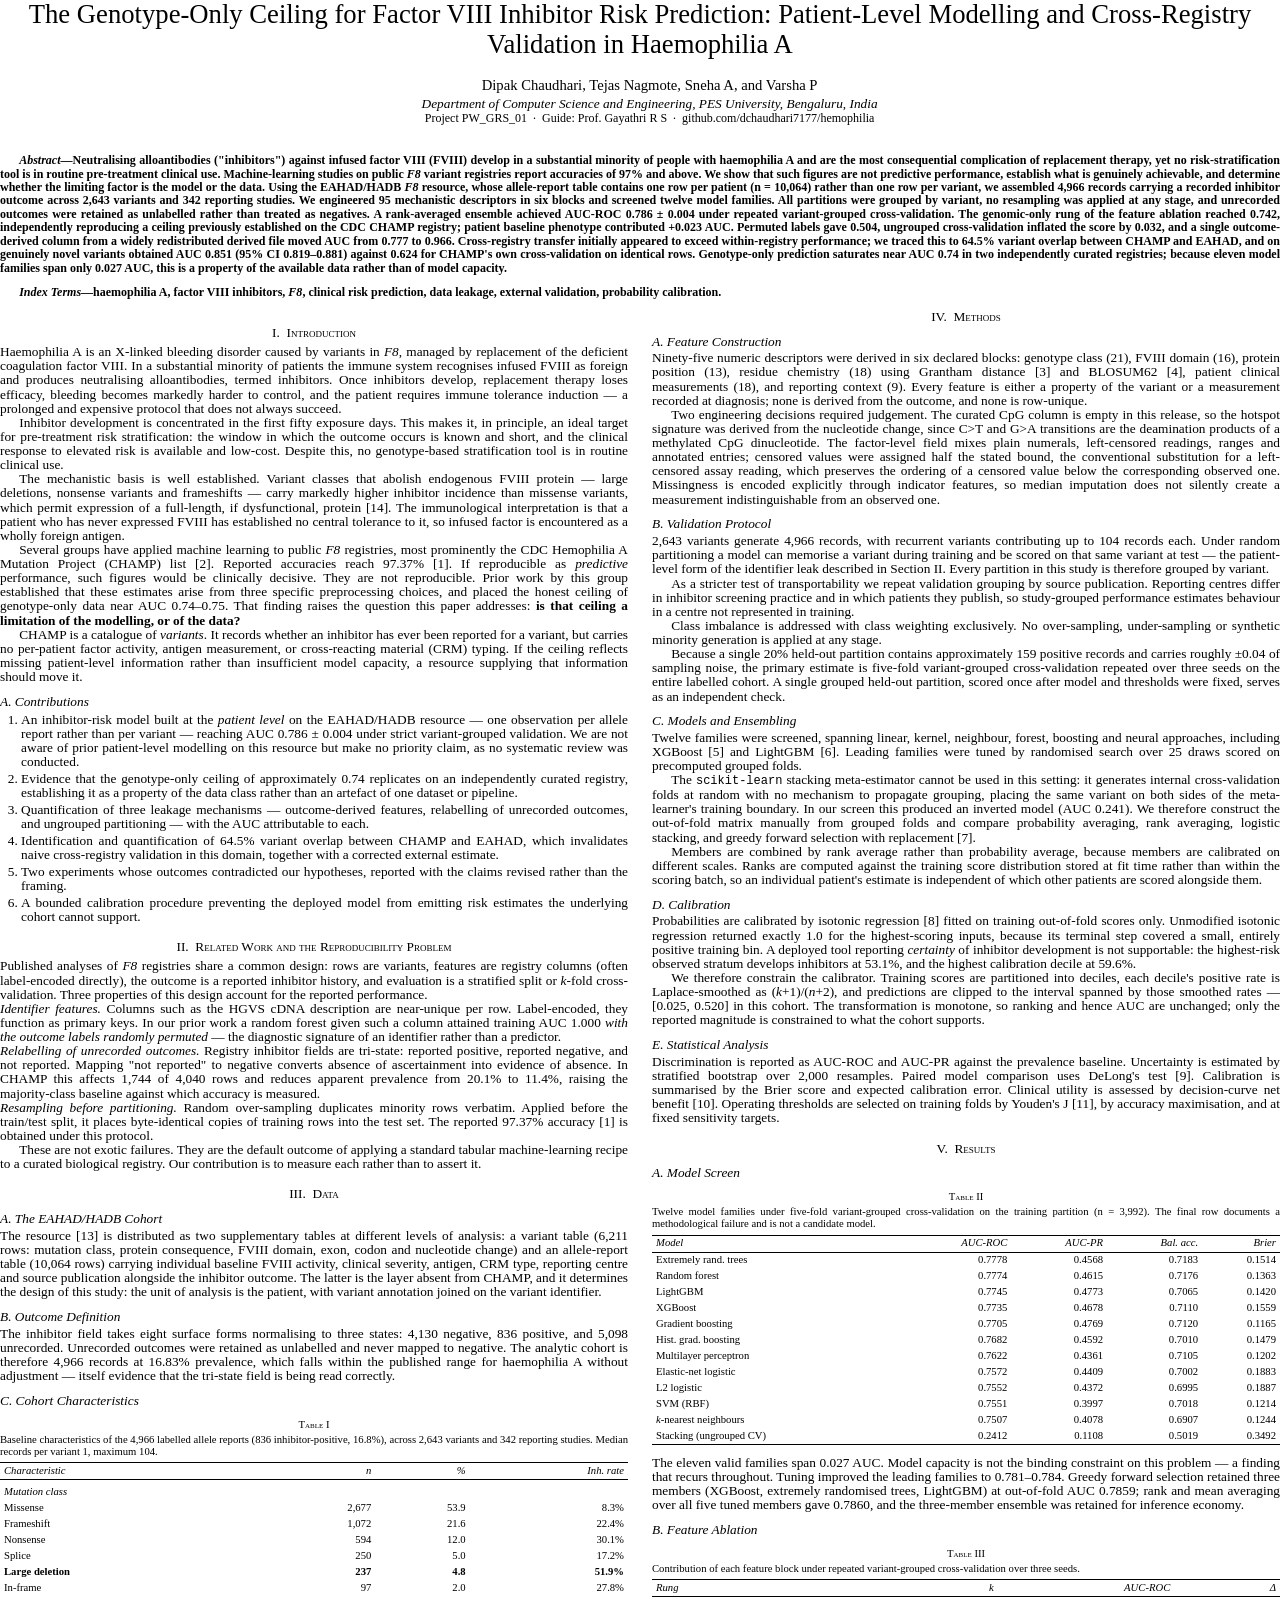
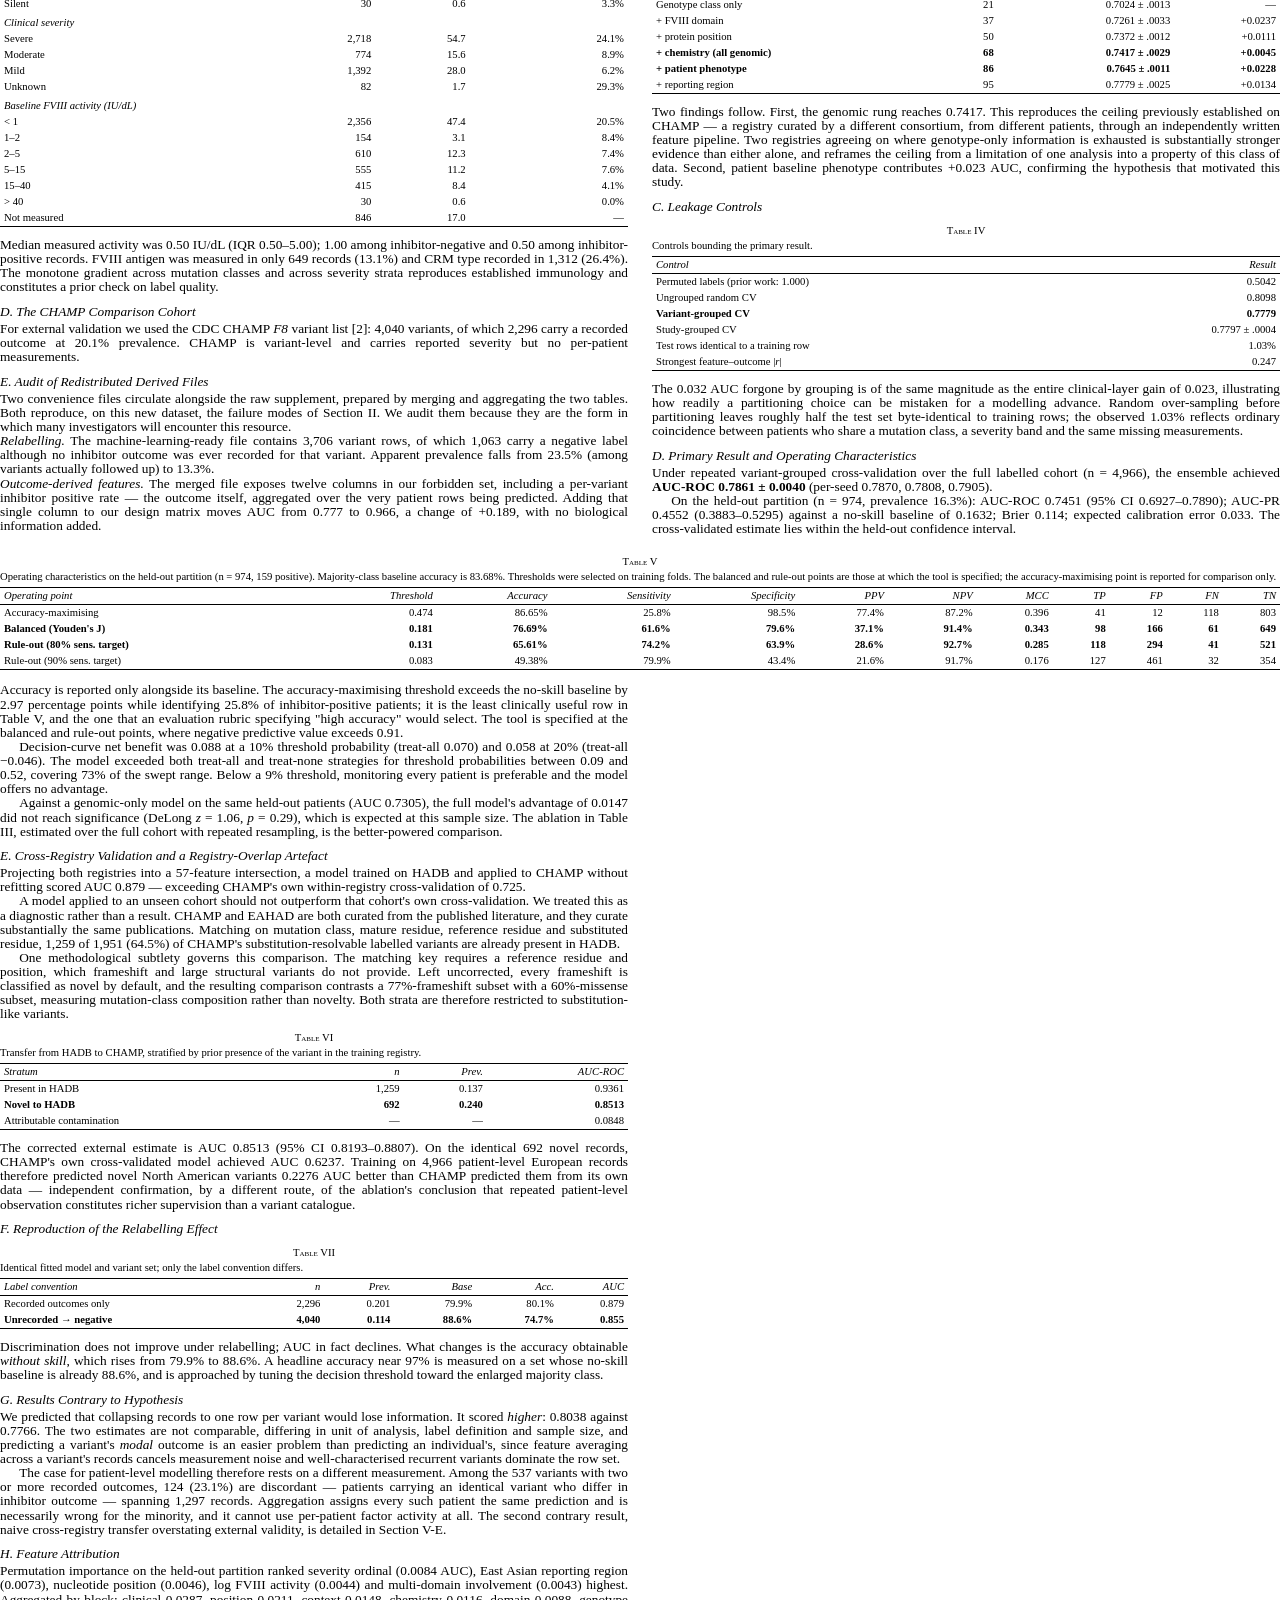
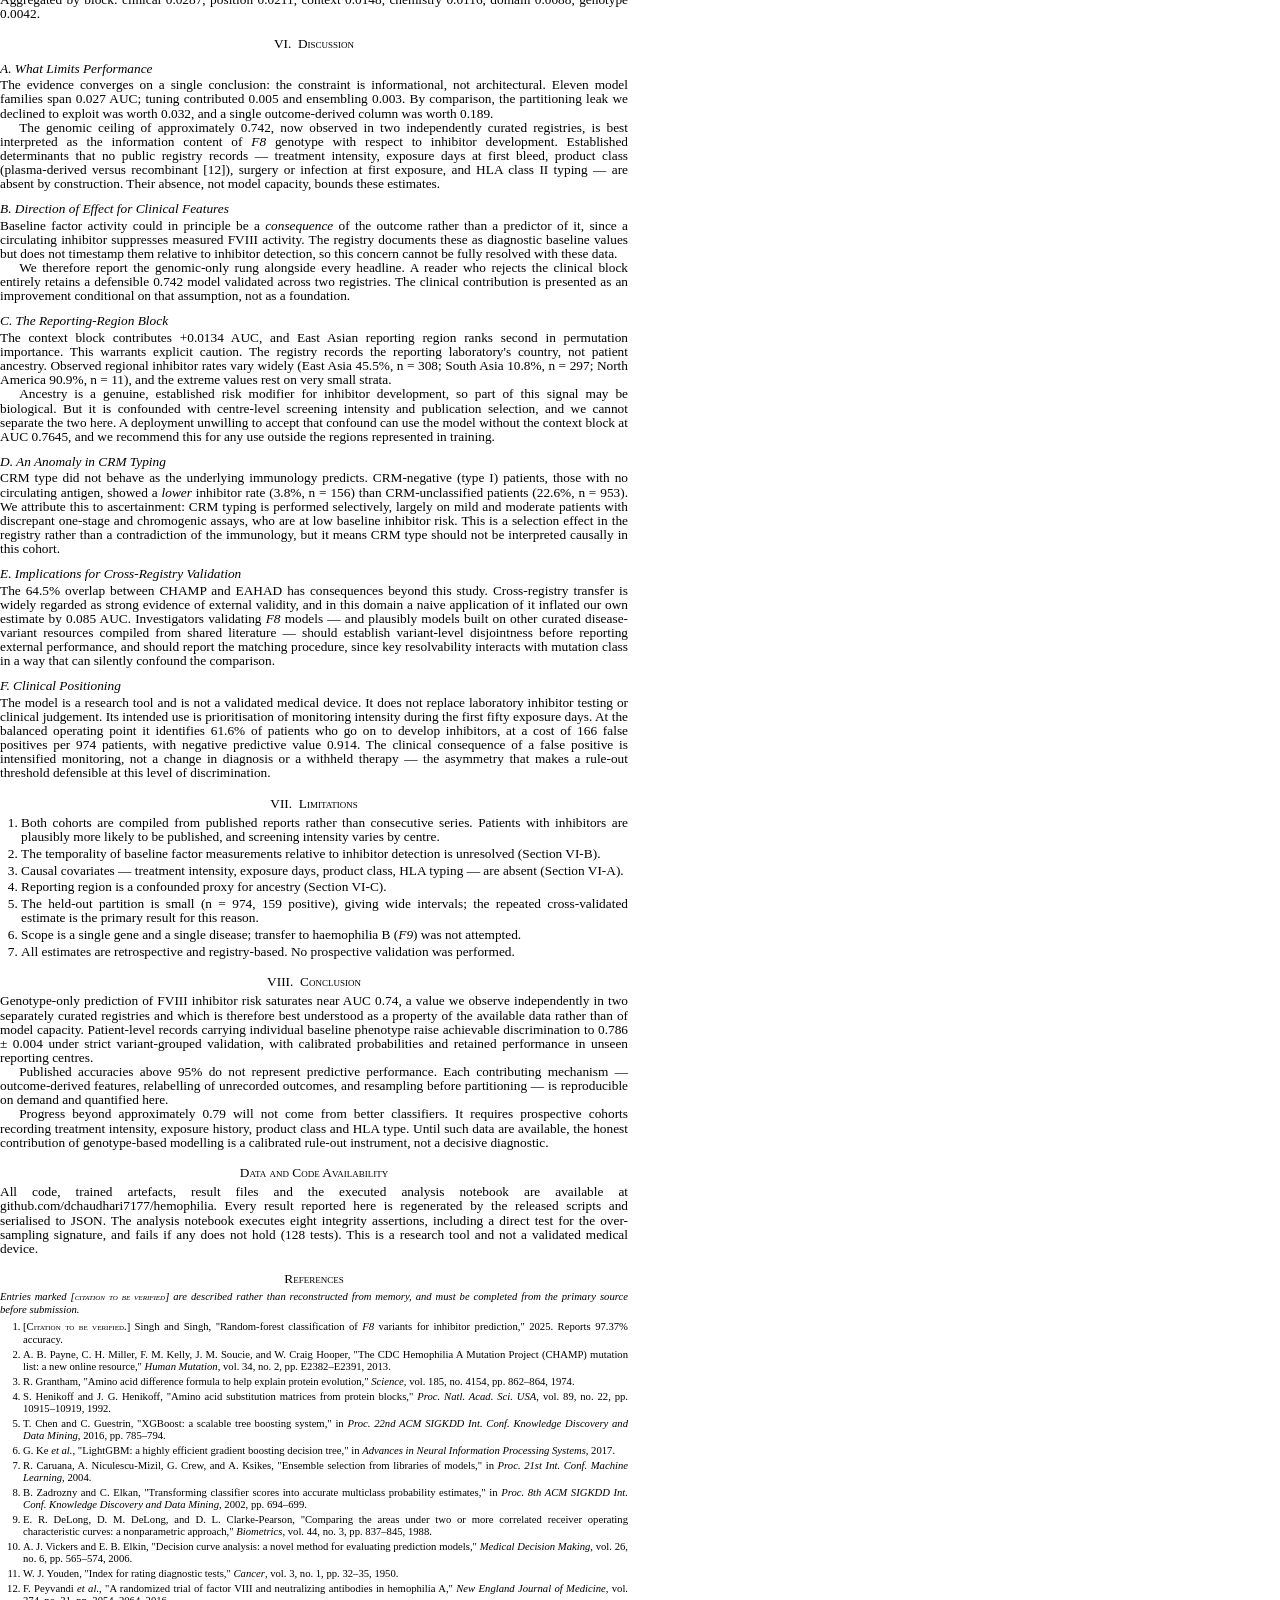
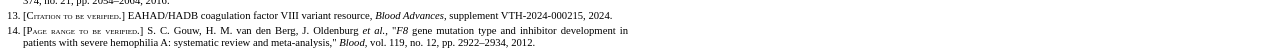
<file: paper/ieee/paper_ieee.html>
<!doctype html>
<html lang="en">
<head>
<meta charset="utf-8">
<title>The Genotype-Only Ceiling for Factor VIII Inhibitor Risk Prediction</title>
<style>
/* ==========================================================================
   IEEE conference template, reproduced for headless-Chromium print-to-PDF.
   Geometry follows IEEEtran conference mode on US Letter:
     margins  0.75in top, 1.00in bottom, 0.625in left/right
     columns  2 x 3.5in with a 0.25in gutter  (3.5+0.25+3.5 = 7.25in)
     body     10pt Times New Roman, justified
   ========================================================================== */
@page {
  size: Letter;
  margin: 0.75in 0.625in 1.0in 0.625in;
}

html, body {
  margin: 0;
  padding: 0;
  background: #fff;
  color: #000;
  font-family: "Times New Roman", Times, serif;
  font-size: 10pt;
  line-height: 1.06;
  text-align: justify;
  hyphens: auto;
  -webkit-hyphens: auto;
  /* Calibri/Times emit U+FB01 for "fi"; ligatures extract as corrupt glyphs
     and break text search and plagiarism-check tooling. */
  font-variant-ligatures: none;
  font-feature-settings: "liga" 0, "clig" 0, "dlig" 0, "hlig" 0;
}

.paper {
  column-count: 2;
  column-gap: 0.25in;
  column-fill: auto;
}

/* ---------- title block (spans both columns) ---------- */
.titleblock {
  column-span: all;
  text-align: center;
  margin: 0 0 10pt;
}
h1.title {
  font-size: 20pt;
  font-weight: normal;
  line-height: 1.12;
  margin: 0 0 14pt;
  text-align: center;
  hyphens: none;
}
.authors {
  font-size: 11pt;
  margin: 0 0 2pt;
  text-align: center;
}
.affil {
  font-size: 10pt;
  font-style: italic;
  margin: 0 0 1pt;
  text-align: center;
}
.email {
  font-size: 9pt;
  margin: 0 0 12pt;
  text-align: center;
}

/* ---------- abstract / keywords (span both columns, IEEE style) ---------- */
.abstract, .keywords {
  column-span: all;
  font-size: 9pt;
  font-weight: bold;
  text-align: justify;
  margin: 0 0 8pt;
  line-height: 1.12;
}
.abstract .lead, .keywords .lead {
  font-style: italic;
}
.abstract p { margin: 0 0 5pt; font-weight: bold; }
.abstract p:last-child { margin-bottom: 0; }

/* ---------- sections ---------- */
h2 {
  font-size: 10pt;
  font-weight: normal;
  font-variant: small-caps;
  text-align: center;
  margin: 12pt 0 4pt;
  page-break-after: avoid;
  break-after: avoid;
  hyphens: none;
}
h3 {
  font-size: 10pt;
  font-weight: normal;
  font-style: italic;
  text-align: left;
  margin: 8pt 0 2pt;
  page-break-after: avoid;
  break-after: avoid;
  hyphens: none;
}
h4 {
  font-size: 10pt;
  font-weight: normal;
  font-style: italic;
  display: inline;
  margin: 0;
}
p { margin: 0 0 0; text-indent: 0.2in; }
p.noindent, h2 + p, h3 + p { text-indent: 0; }

ol, ul { margin: 3pt 0 3pt; padding-left: 0.22in; }
ol { list-style: decimal outside; }
ul { list-style: disc outside; }
li { margin: 0 0 2pt; text-align: justify; }

code, .mono {
  font-family: "Courier New", Courier, monospace;
  font-size: 9pt;
}
em { font-style: italic; }
strong { font-weight: bold; }

/* ---------- tables ---------- */
figure.tbl {
  margin: 8pt 0 8pt;
  page-break-inside: avoid;
  break-inside: avoid;
}
figure.tbl.wide {
  column-span: all;
  margin: 10pt 0 10pt;
}
figcaption {
  font-size: 8pt;
  text-align: center;
  font-variant: small-caps;
  margin: 0 0 3pt;
  line-height: 1.15;
  hyphens: none;
}
figcaption .cap {
  font-variant: normal;
  display: block;
  text-align: justify;
  margin-top: 2pt;
  font-size: 8pt;
}
table {
  border-collapse: collapse;
  width: 100%;
  font-size: 8pt;
  line-height: 1.15;
  font-variant-numeric: tabular-nums;
}
table th, table td {
  padding: 1.4pt 3pt;
  text-align: right;
  vertical-align: top;
}
table th:first-child, table td:first-child { text-align: left; }
thead th {
  border-top: 0.7pt solid #000;
  border-bottom: 0.4pt solid #000;
  font-weight: normal;
  font-style: italic;
}
tbody tr:last-child td { border-bottom: 0.7pt solid #000; }
tr.grp td {
  font-style: italic;
  padding-top: 4pt;
  text-align: left;
}
tr.em td { font-weight: bold; }

/* ---------- references ---------- */
.refs { font-size: 8pt; line-height: 1.16; }
.refs p.refnote { font-size: 8pt; font-style: italic; margin: 0 0 4pt; text-indent: 0; }
.refs ol { padding-left: 0.24in; }
.refs li { margin-bottom: 1.8pt; text-align: justify; }
.verify { font-variant: small-caps; }
</style>
</head>
<body>
<div class="paper">

<div class="titleblock">
  <h1 class="title">The Genotype-Only Ceiling for Factor VIII Inhibitor Risk Prediction: Patient-Level Modelling and Cross-Registry Validation in Haemophilia A</h1>
  <p class="authors">Dipak Chaudhari, Tejas Nagmote, Sneha A, and Varsha P</p>
  <p class="affil">Department of Computer Science and Engineering, PES University, Bengaluru, India</p>
  <p class="email">Project PW_GRS_01 &nbsp;&middot;&nbsp; Guide: Prof. Gayathri R S &nbsp;&middot;&nbsp; github.com/dchaudhari7177/hemophilia</p>
</div>

<div class="abstract">
  <p><span class="lead">Abstract</span>&mdash;Neutralising alloantibodies ("inhibitors") against infused factor VIII (FVIII) develop in a substantial minority of people with haemophilia A and are the most consequential complication of replacement therapy, yet no risk-stratification tool is in routine pre-treatment clinical use. Machine-learning studies on public <em>F8</em> variant registries report accuracies of 97% and above. We show that such figures are not predictive performance, establish what is genuinely achievable, and determine whether the limiting factor is the model or the data. Using the EAHAD/HADB <em>F8</em> resource, whose allele-report table contains one row per patient (n = 10,064) rather than one row per variant, we assembled 4,966 records carrying a recorded inhibitor outcome across 2,643 variants and 342 reporting studies. We engineered 95 mechanistic descriptors in six blocks and screened twelve model families. All partitions were grouped by variant, no resampling was applied at any stage, and unrecorded outcomes were retained as unlabelled rather than treated as negatives. A rank-averaged ensemble achieved AUC-ROC 0.786 &plusmn; 0.004 under repeated variant-grouped cross-validation. The genomic-only rung of the feature ablation reached 0.742, independently reproducing a ceiling previously established on the CDC CHAMP registry; patient baseline phenotype contributed +0.023 AUC. Permuted labels gave 0.504, ungrouped cross-validation inflated the score by 0.032, and a single outcome-derived column from a widely redistributed derived file moved AUC from 0.777 to 0.966. Cross-registry transfer initially appeared to exceed within-registry performance; we traced this to 64.5% variant overlap between CHAMP and EAHAD, and on genuinely novel variants obtained AUC 0.851 (95% CI 0.819&ndash;0.881) against 0.624 for CHAMP's own cross-validation on identical rows. Genotype-only prediction saturates near AUC 0.74 in two independently curated registries; because eleven model families span only 0.027 AUC, this is a property of the available data rather than of model capacity.</p>
</div>

<div class="keywords">
  <p><span class="lead">Index Terms</span>&mdash;haemophilia A, factor VIII inhibitors, <em>F8</em>, clinical risk prediction, data leakage, external validation, probability calibration.</p>
</div>

<h2>I.&nbsp;&nbsp;Introduction</h2>

<p class="noindent">Haemophilia A is an X-linked bleeding disorder caused by variants in <em>F8</em>, managed by replacement of the deficient coagulation factor VIII. In a substantial minority of patients the immune system recognises infused FVIII as foreign and produces neutralising alloantibodies, termed inhibitors. Once inhibitors develop, replacement therapy loses efficacy, bleeding becomes markedly harder to control, and the patient requires immune tolerance induction &mdash; a prolonged and expensive protocol that does not always succeed.</p>

<p>Inhibitor development is concentrated in the first fifty exposure days. This makes it, in principle, an ideal target for pre-treatment risk stratification: the window in which the outcome occurs is known and short, and the clinical response to elevated risk is available and low-cost. Despite this, no genotype-based stratification tool is in routine clinical use.</p>

<p>The mechanistic basis is well established. Variant classes that abolish endogenous FVIII protein &mdash; large deletions, nonsense variants and frameshifts &mdash; carry markedly higher inhibitor incidence than missense variants, which permit expression of a full-length, if dysfunctional, protein [14]. The immunological interpretation is that a patient who has never expressed FVIII has established no central tolerance to it, so infused factor is encountered as a wholly foreign antigen.</p>

<p>Several groups have applied machine learning to public <em>F8</em> registries, most prominently the CDC Hemophilia A Mutation Project (CHAMP) list [2]. Reported accuracies reach 97.37% [1]. If reproducible as <em>predictive</em> performance, such figures would be clinically decisive. They are not reproducible. Prior work by this group established that these estimates arise from three specific preprocessing choices, and placed the honest ceiling of genotype-only data near AUC 0.74&ndash;0.75. That finding raises the question this paper addresses: <strong>is that ceiling a limitation of the modelling, or of the data?</strong></p>

<p>CHAMP is a catalogue of <em>variants</em>. It records whether an inhibitor has ever been reported for a variant, but carries no per-patient factor activity, antigen measurement, or cross-reacting material (CRM) typing. If the ceiling reflects missing patient-level information rather than insufficient model capacity, a resource supplying that information should move it.</p>

<h3>A.&nbsp;Contributions</h3>
<ol>
  <li>An inhibitor-risk model built at the <em>patient level</em> on the EAHAD/HADB resource &mdash; one observation per allele report rather than per variant &mdash; reaching AUC 0.786 &plusmn; 0.004 under strict variant-grouped validation. We are not aware of prior patient-level modelling on this resource but make no priority claim, as no systematic review was conducted.</li>
  <li>Evidence that the genotype-only ceiling of approximately 0.74 replicates on an independently curated registry, establishing it as a property of the data class rather than an artefact of one dataset or pipeline.</li>
  <li>Quantification of three leakage mechanisms &mdash; outcome-derived features, relabelling of unrecorded outcomes, and ungrouped partitioning &mdash; with the AUC attributable to each.</li>
  <li>Identification and quantification of 64.5% variant overlap between CHAMP and EAHAD, which invalidates naive cross-registry validation in this domain, together with a corrected external estimate.</li>
  <li>Two experiments whose outcomes contradicted our hypotheses, reported with the claims revised rather than the framing.</li>
  <li>A bounded calibration procedure preventing the deployed model from emitting risk estimates the underlying cohort cannot support.</li>
</ol>

<h2>II.&nbsp;&nbsp;Related Work and the Reproducibility Problem</h2>

<p class="noindent">Published analyses of <em>F8</em> registries share a common design: rows are variants, features are registry columns (often label-encoded directly), the outcome is a reported inhibitor history, and evaluation is a stratified split or <em>k</em>-fold cross-validation. Three properties of this design account for the reported performance.</p>

<p><h4>Identifier features.</h4> Columns such as the HGVS cDNA description are near-unique per row. Label-encoded, they function as primary keys. In our prior work a random forest given such a column attained training AUC 1.000 <em>with the outcome labels randomly permuted</em> &mdash; the diagnostic signature of an identifier rather than a predictor.</p>

<p><h4>Relabelling of unrecorded outcomes.</h4> Registry inhibitor fields are tri-state: reported positive, reported negative, and not reported. Mapping "not reported" to negative converts absence of ascertainment into evidence of absence. In CHAMP this affects 1,744 of 4,040 rows and reduces apparent prevalence from 20.1% to 11.4%, raising the majority-class baseline against which accuracy is measured.</p>

<p><h4>Resampling before partitioning.</h4> Random over-sampling duplicates minority rows verbatim. Applied before the train/test split, it places byte-identical copies of training rows into the test set. The reported 97.37% accuracy [1] is obtained under this protocol.</p>

<p>These are not exotic failures. They are the default outcome of applying a standard tabular machine-learning recipe to a curated biological registry. Our contribution is to measure each rather than to assert it.</p>

<h2>III.&nbsp;&nbsp;Data</h2>

<h3>A.&nbsp;The EAHAD/HADB Cohort</h3>
<p class="noindent">The resource [13] is distributed as two supplementary tables at different levels of analysis: a variant table (6,211 rows: mutation class, protein consequence, FVIII domain, exon, codon and nucleotide change) and an allele-report table (10,064 rows) carrying individual baseline FVIII activity, clinical severity, antigen, CRM type, reporting centre and source publication alongside the inhibitor outcome. The latter is the layer absent from CHAMP, and it determines the design of this study: the unit of analysis is the patient, with variant annotation joined on the variant identifier.</p>

<h3>B.&nbsp;Outcome Definition</h3>
<p class="noindent">The inhibitor field takes eight surface forms normalising to three states: 4,130 negative, 836 positive, and 5,098 unrecorded. Unrecorded outcomes were retained as unlabelled and never mapped to negative. The analytic cohort is therefore 4,966 records at 16.83% prevalence, which falls within the published range for haemophilia A without adjustment &mdash; itself evidence that the tri-state field is being read correctly.</p>

<h3>C.&nbsp;Cohort Characteristics</h3>

<figure class="tbl">
  <figcaption>Table I<span class="cap">Baseline characteristics of the 4,966 labelled allele reports (836 inhibitor-positive, 16.8%), across 2,643 variants and 342 reporting studies. Median records per variant 1, maximum 104.</span></figcaption>
  <table>
    <thead><tr><th>Characteristic</th><th>n</th><th>%</th><th>Inh. rate</th></tr></thead>
    <tbody>
      <tr class="grp"><td colspan="4">Mutation class</td></tr>
      <tr><td>Missense</td><td>2,677</td><td>53.9</td><td>8.3%</td></tr>
      <tr><td>Frameshift</td><td>1,072</td><td>21.6</td><td>22.4%</td></tr>
      <tr><td>Nonsense</td><td>594</td><td>12.0</td><td>30.1%</td></tr>
      <tr><td>Splice</td><td>250</td><td>5.0</td><td>17.2%</td></tr>
      <tr class="em"><td>Large deletion</td><td>237</td><td>4.8</td><td>51.9%</td></tr>
      <tr><td>In-frame</td><td>97</td><td>2.0</td><td>27.8%</td></tr>
      <tr><td>Silent</td><td>30</td><td>0.6</td><td>3.3%</td></tr>
      <tr class="grp"><td colspan="4">Clinical severity</td></tr>
      <tr><td>Severe</td><td>2,718</td><td>54.7</td><td>24.1%</td></tr>
      <tr><td>Moderate</td><td>774</td><td>15.6</td><td>8.9%</td></tr>
      <tr><td>Mild</td><td>1,392</td><td>28.0</td><td>6.2%</td></tr>
      <tr><td>Unknown</td><td>82</td><td>1.7</td><td>29.3%</td></tr>
      <tr class="grp"><td colspan="4">Baseline FVIII activity (IU/dL)</td></tr>
      <tr><td>&lt; 1</td><td>2,356</td><td>47.4</td><td>20.5%</td></tr>
      <tr><td>1&ndash;2</td><td>154</td><td>3.1</td><td>8.4%</td></tr>
      <tr><td>2&ndash;5</td><td>610</td><td>12.3</td><td>7.4%</td></tr>
      <tr><td>5&ndash;15</td><td>555</td><td>11.2</td><td>7.6%</td></tr>
      <tr><td>15&ndash;40</td><td>415</td><td>8.4</td><td>4.1%</td></tr>
      <tr><td>&gt; 40</td><td>30</td><td>0.6</td><td>0.0%</td></tr>
      <tr><td>Not measured</td><td>846</td><td>17.0</td><td>&mdash;</td></tr>
    </tbody>
  </table>
</figure>

<p class="noindent">Median measured activity was 0.50 IU/dL (IQR 0.50&ndash;5.00); 1.00 among inhibitor-negative and 0.50 among inhibitor-positive records. FVIII antigen was measured in only 649 records (13.1%) and CRM type recorded in 1,312 (26.4%). The monotone gradient across mutation classes and across severity strata reproduces established immunology and constitutes a prior check on label quality.</p>

<h3>D.&nbsp;The CHAMP Comparison Cohort</h3>
<p class="noindent">For external validation we used the CDC CHAMP <em>F8</em> variant list [2]: 4,040 variants, of which 2,296 carry a recorded outcome at 20.1% prevalence. CHAMP is variant-level and carries reported severity but no per-patient measurements.</p>

<h3>E.&nbsp;Audit of Redistributed Derived Files</h3>
<p class="noindent">Two convenience files circulate alongside the raw supplement, prepared by merging and aggregating the two tables. Both reproduce, on this new dataset, the failure modes of Section II. We audit them because they are the form in which many investigators will encounter this resource.</p>

<p><h4>Relabelling.</h4> The machine-learning-ready file contains 3,706 variant rows, of which 1,063 carry a negative label although no inhibitor outcome was ever recorded for that variant. Apparent prevalence falls from 23.5% (among variants actually followed up) to 13.3%.</p>

<p><h4>Outcome-derived features.</h4> The merged file exposes twelve columns in our forbidden set, including a per-variant inhibitor positive rate &mdash; the outcome itself, aggregated over the very patient rows being predicted. Adding that single column to our design matrix moves AUC from 0.777 to 0.966, a change of +0.189, with no biological information added.</p>

<h2>IV.&nbsp;&nbsp;Methods</h2>

<h3>A.&nbsp;Feature Construction</h3>
<p class="noindent">Ninety-five numeric descriptors were derived in six declared blocks: genotype class (21), FVIII domain (16), protein position (13), residue chemistry (18) using Grantham distance [3] and BLOSUM62 [4], patient clinical measurements (18), and reporting context (9). Every feature is either a property of the variant or a measurement recorded at diagnosis; none is derived from the outcome, and none is row-unique.</p>

<p>Two engineering decisions required judgement. The curated CpG column is empty in this release, so the hotspot signature was derived from the nucleotide change, since C&gt;T and G&gt;A transitions are the deamination products of a methylated CpG dinucleotide. The factor-level field mixes plain numerals, left-censored readings, ranges and annotated entries; censored values were assigned half the stated bound, the conventional substitution for a left-censored assay reading, which preserves the ordering of a censored value below the corresponding observed one. Missingness is encoded explicitly through indicator features, so median imputation does not silently create a measurement indistinguishable from an observed one.</p>

<h3>B.&nbsp;Validation Protocol</h3>
<p class="noindent">2,643 variants generate 4,966 records, with recurrent variants contributing up to 104 records each. Under random partitioning a model can memorise a variant during training and be scored on that same variant at test &mdash; the patient-level form of the identifier leak described in Section II. Every partition in this study is therefore grouped by variant.</p>

<p>As a stricter test of transportability we repeat validation grouping by source publication. Reporting centres differ in inhibitor screening practice and in which patients they publish, so study-grouped performance estimates behaviour in a centre not represented in training.</p>

<p>Class imbalance is addressed with class weighting exclusively. No over-sampling, under-sampling or synthetic minority generation is applied at any stage.</p>

<p>Because a single 20% held-out partition contains approximately 159 positive records and carries roughly &plusmn;0.04 of sampling noise, the primary estimate is five-fold variant-grouped cross-validation repeated over three seeds on the entire labelled cohort. A single grouped held-out partition, scored once after model and thresholds were fixed, serves as an independent check.</p>

<h3>C.&nbsp;Models and Ensembling</h3>
<p class="noindent">Twelve families were screened, spanning linear, kernel, neighbour, forest, boosting and neural approaches, including XGBoost [5] and LightGBM [6]. Leading families were tuned by randomised search over 25 draws scored on precomputed grouped folds.</p>

<p>The <span class="mono">scikit-learn</span> stacking meta-estimator cannot be used in this setting: it generates internal cross-validation folds at random with no mechanism to propagate grouping, placing the same variant on both sides of the meta-learner's training boundary. In our screen this produced an inverted model (AUC 0.241). We therefore construct the out-of-fold matrix manually from grouped folds and compare probability averaging, rank averaging, logistic stacking, and greedy forward selection with replacement [7].</p>

<p>Members are combined by rank average rather than probability average, because members are calibrated on different scales. Ranks are computed against the training score distribution stored at fit time rather than within the scoring batch, so an individual patient's estimate is independent of which other patients are scored alongside them.</p>

<h3>D.&nbsp;Calibration</h3>
<p class="noindent">Probabilities are calibrated by isotonic regression [8] fitted on training out-of-fold scores only. Unmodified isotonic regression returned exactly 1.0 for the highest-scoring inputs, because its terminal step covered a small, entirely positive training bin. A deployed tool reporting <em>certainty</em> of inhibitor development is not supportable: the highest-risk observed stratum develops inhibitors at 53.1%, and the highest calibration decile at 59.6%.</p>

<p>We therefore constrain the calibrator. Training scores are partitioned into deciles, each decile's positive rate is Laplace-smoothed as (<em>k</em>+1)/(<em>n</em>+2), and predictions are clipped to the interval spanned by those smoothed rates &mdash; [0.025, 0.520] in this cohort. The transformation is monotone, so ranking and hence AUC are unchanged; only the reported magnitude is constrained to what the cohort supports.</p>

<h3>E.&nbsp;Statistical Analysis</h3>
<p class="noindent">Discrimination is reported as AUC-ROC and AUC-PR against the prevalence baseline. Uncertainty is estimated by stratified bootstrap over 2,000 resamples. Paired model comparison uses DeLong's test [9]. Calibration is summarised by the Brier score and expected calibration error. Clinical utility is assessed by decision-curve net benefit [10]. Operating thresholds are selected on training folds by Youden's J [11], by accuracy maximisation, and at fixed sensitivity targets.</p>

<h2>V.&nbsp;&nbsp;Results</h2>

<h3>A.&nbsp;Model Screen</h3>

<figure class="tbl">
  <figcaption>Table II<span class="cap">Twelve model families under five-fold variant-grouped cross-validation on the training partition (n = 3,992). The final row documents a methodological failure and is not a candidate model.</span></figcaption>
  <table>
    <thead><tr><th>Model</th><th>AUC-ROC</th><th>AUC-PR</th><th>Bal. acc.</th><th>Brier</th></tr></thead>
    <tbody>
      <tr><td>Extremely rand. trees</td><td>0.7778</td><td>0.4568</td><td>0.7183</td><td>0.1514</td></tr>
      <tr><td>Random forest</td><td>0.7774</td><td>0.4615</td><td>0.7176</td><td>0.1363</td></tr>
      <tr><td>LightGBM</td><td>0.7745</td><td>0.4773</td><td>0.7065</td><td>0.1420</td></tr>
      <tr><td>XGBoost</td><td>0.7735</td><td>0.4678</td><td>0.7110</td><td>0.1559</td></tr>
      <tr><td>Gradient boosting</td><td>0.7705</td><td>0.4769</td><td>0.7120</td><td>0.1165</td></tr>
      <tr><td>Hist. grad. boosting</td><td>0.7682</td><td>0.4592</td><td>0.7010</td><td>0.1479</td></tr>
      <tr><td>Multilayer perceptron</td><td>0.7622</td><td>0.4361</td><td>0.7105</td><td>0.1202</td></tr>
      <tr><td>Elastic-net logistic</td><td>0.7572</td><td>0.4409</td><td>0.7002</td><td>0.1883</td></tr>
      <tr><td>L2 logistic</td><td>0.7552</td><td>0.4372</td><td>0.6995</td><td>0.1887</td></tr>
      <tr><td>SVM (RBF)</td><td>0.7551</td><td>0.3997</td><td>0.7018</td><td>0.1214</td></tr>
      <tr><td><em>k</em>-nearest neighbours</td><td>0.7507</td><td>0.4078</td><td>0.6907</td><td>0.1244</td></tr>
      <tr><td>Stacking (ungrouped CV)</td><td>0.2412</td><td>0.1108</td><td>0.5019</td><td>0.3492</td></tr>
    </tbody>
  </table>
</figure>

<p class="noindent">The eleven valid families span 0.027 AUC. Model capacity is not the binding constraint on this problem &mdash; a finding that recurs throughout. Tuning improved the leading families to 0.781&ndash;0.784. Greedy forward selection retained three members (XGBoost, extremely randomised trees, LightGBM) at out-of-fold AUC 0.7859; rank and mean averaging over all five tuned members gave 0.7860, and the three-member ensemble was retained for inference economy.</p>

<h3>B.&nbsp;Feature Ablation</h3>

<figure class="tbl">
  <figcaption>Table III<span class="cap">Contribution of each feature block under repeated variant-grouped cross-validation over three seeds.</span></figcaption>
  <table>
    <thead><tr><th>Rung</th><th>k</th><th>AUC-ROC</th><th>&Delta;</th></tr></thead>
    <tbody>
      <tr><td>Genotype class only</td><td>21</td><td>0.7024 &plusmn; .0013</td><td>&mdash;</td></tr>
      <tr><td>+ FVIII domain</td><td>37</td><td>0.7261 &plusmn; .0033</td><td>+0.0237</td></tr>
      <tr><td>+ protein position</td><td>50</td><td>0.7372 &plusmn; .0012</td><td>+0.0111</td></tr>
      <tr class="em"><td>+ chemistry (all genomic)</td><td>68</td><td>0.7417 &plusmn; .0029</td><td>+0.0045</td></tr>
      <tr class="em"><td>+ patient phenotype</td><td>86</td><td>0.7645 &plusmn; .0011</td><td>+0.0228</td></tr>
      <tr><td>+ reporting region</td><td>95</td><td>0.7779 &plusmn; .0025</td><td>+0.0134</td></tr>
    </tbody>
  </table>
</figure>

<p class="noindent">Two findings follow. First, the genomic rung reaches 0.7417. This reproduces the ceiling previously established on CHAMP &mdash; a registry curated by a different consortium, from different patients, through an independently written feature pipeline. Two registries agreeing on where genotype-only information is exhausted is substantially stronger evidence than either alone, and reframes the ceiling from a limitation of one analysis into a property of this class of data. Second, patient baseline phenotype contributes +0.023 AUC, confirming the hypothesis that motivated this study.</p>

<h3>C.&nbsp;Leakage Controls</h3>

<figure class="tbl">
  <figcaption>Table IV<span class="cap">Controls bounding the primary result.</span></figcaption>
  <table>
    <thead><tr><th>Control</th><th>Result</th></tr></thead>
    <tbody>
      <tr><td>Permuted labels (prior work: 1.000)</td><td>0.5042</td></tr>
      <tr><td>Ungrouped random CV</td><td>0.8098</td></tr>
      <tr class="em"><td>Variant-grouped CV</td><td>0.7779</td></tr>
      <tr><td>Study-grouped CV</td><td>0.7797 &plusmn; .0004</td></tr>
      <tr><td>Test rows identical to a training row</td><td>1.03%</td></tr>
      <tr><td>Strongest feature&ndash;outcome |<em>r</em>|</td><td>0.247</td></tr>
    </tbody>
  </table>
</figure>

<p class="noindent">The 0.032 AUC forgone by grouping is of the same magnitude as the entire clinical-layer gain of 0.023, illustrating how readily a partitioning choice can be mistaken for a modelling advance. Random over-sampling before partitioning leaves roughly half the test set byte-identical to training rows; the observed 1.03% reflects ordinary coincidence between patients who share a mutation class, a severity band and the same missing measurements.</p>

<h3>D.&nbsp;Primary Result and Operating Characteristics</h3>
<p class="noindent">Under repeated variant-grouped cross-validation over the full labelled cohort (n = 4,966), the ensemble achieved <strong>AUC-ROC 0.7861 &plusmn; 0.0040</strong> (per-seed 0.7870, 0.7808, 0.7905).</p>

<p>On the held-out partition (n = 974, prevalence 16.3%): AUC-ROC 0.7451 (95% CI 0.6927&ndash;0.7890); AUC-PR 0.4552 (0.3883&ndash;0.5295) against a no-skill baseline of 0.1632; Brier 0.114; expected calibration error 0.033. The cross-validated estimate lies within the held-out confidence interval.</p>

<figure class="tbl wide">
  <figcaption>Table V<span class="cap">Operating characteristics on the held-out partition (n = 974, 159 positive). Majority-class baseline accuracy is 83.68%. Thresholds were selected on training folds. The balanced and rule-out points are those at which the tool is specified; the accuracy-maximising point is reported for comparison only.</span></figcaption>
  <table>
    <thead><tr><th>Operating point</th><th>Threshold</th><th>Accuracy</th><th>Sensitivity</th><th>Specificity</th><th>PPV</th><th>NPV</th><th>MCC</th><th>TP</th><th>FP</th><th>FN</th><th>TN</th></tr></thead>
    <tbody>
      <tr><td>Accuracy-maximising</td><td>0.474</td><td>86.65%</td><td>25.8%</td><td>98.5%</td><td>77.4%</td><td>87.2%</td><td>0.396</td><td>41</td><td>12</td><td>118</td><td>803</td></tr>
      <tr class="em"><td>Balanced (Youden's J)</td><td>0.181</td><td>76.69%</td><td>61.6%</td><td>79.6%</td><td>37.1%</td><td>91.4%</td><td>0.343</td><td>98</td><td>166</td><td>61</td><td>649</td></tr>
      <tr class="em"><td>Rule-out (80% sens. target)</td><td>0.131</td><td>65.61%</td><td>74.2%</td><td>63.9%</td><td>28.6%</td><td>92.7%</td><td>0.285</td><td>118</td><td>294</td><td>41</td><td>521</td></tr>
      <tr><td>Rule-out (90% sens. target)</td><td>0.083</td><td>49.38%</td><td>79.9%</td><td>43.4%</td><td>21.6%</td><td>91.7%</td><td>0.176</td><td>127</td><td>461</td><td>32</td><td>354</td></tr>
    </tbody>
  </table>
</figure>

<p class="noindent">Accuracy is reported only alongside its baseline. The accuracy-maximising threshold exceeds the no-skill baseline by 2.97 percentage points while identifying 25.8% of inhibitor-positive patients; it is the least clinically useful row in Table V, and the one that an evaluation rubric specifying "high accuracy" would select. The tool is specified at the balanced and rule-out points, where negative predictive value exceeds 0.91.</p>

<p>Decision-curve net benefit was 0.088 at a 10% threshold probability (treat-all 0.070) and 0.058 at 20% (treat-all &minus;0.046). The model exceeded both treat-all and treat-none strategies for threshold probabilities between 0.09 and 0.52, covering 73% of the swept range. Below a 9% threshold, monitoring every patient is preferable and the model offers no advantage.</p>

<p>Against a genomic-only model on the same held-out patients (AUC 0.7305), the full model's advantage of 0.0147 did not reach significance (DeLong <em>z</em> = 1.06, <em>p</em> = 0.29), which is expected at this sample size. The ablation in Table III, estimated over the full cohort with repeated resampling, is the better-powered comparison.</p>

<h3>E.&nbsp;Cross-Registry Validation and a Registry-Overlap Artefact</h3>
<p class="noindent">Projecting both registries into a 57-feature intersection, a model trained on HADB and applied to CHAMP without refitting scored AUC 0.879 &mdash; exceeding CHAMP's own within-registry cross-validation of 0.725.</p>

<p>A model applied to an unseen cohort should not outperform that cohort's own cross-validation. We treated this as a diagnostic rather than a result. CHAMP and EAHAD are both curated from the published literature, and they curate substantially the same publications. Matching on mutation class, mature residue, reference residue and substituted residue, 1,259 of 1,951 (64.5%) of CHAMP's substitution-resolvable labelled variants are already present in HADB.</p>

<p>One methodological subtlety governs this comparison. The matching key requires a reference residue and position, which frameshift and large structural variants do not provide. Left uncorrected, every frameshift is classified as novel by default, and the resulting comparison contrasts a 77%-frameshift subset with a 60%-missense subset, measuring mutation-class composition rather than novelty. Both strata are therefore restricted to substitution-like variants.</p>

<figure class="tbl">
  <figcaption>Table VI<span class="cap">Transfer from HADB to CHAMP, stratified by prior presence of the variant in the training registry.</span></figcaption>
  <table>
    <thead><tr><th>Stratum</th><th>n</th><th>Prev.</th><th>AUC-ROC</th></tr></thead>
    <tbody>
      <tr><td>Present in HADB</td><td>1,259</td><td>0.137</td><td>0.9361</td></tr>
      <tr class="em"><td>Novel to HADB</td><td>692</td><td>0.240</td><td>0.8513</td></tr>
      <tr><td>Attributable contamination</td><td>&mdash;</td><td>&mdash;</td><td>0.0848</td></tr>
    </tbody>
  </table>
</figure>

<p class="noindent">The corrected external estimate is AUC 0.8513 (95% CI 0.8193&ndash;0.8807). On the identical 692 novel records, CHAMP's own cross-validated model achieved AUC 0.6237. Training on 4,966 patient-level European records therefore predicted novel North American variants 0.2276 AUC better than CHAMP predicted them from its own data &mdash; independent confirmation, by a different route, of the ablation's conclusion that repeated patient-level observation constitutes richer supervision than a variant catalogue.</p>

<h3>F.&nbsp;Reproduction of the Relabelling Effect</h3>

<figure class="tbl">
  <figcaption>Table VII<span class="cap">Identical fitted model and variant set; only the label convention differs.</span></figcaption>
  <table>
    <thead><tr><th>Label convention</th><th>n</th><th>Prev.</th><th>Base</th><th>Acc.</th><th>AUC</th></tr></thead>
    <tbody>
      <tr><td>Recorded outcomes only</td><td>2,296</td><td>0.201</td><td>79.9%</td><td>80.1%</td><td>0.879</td></tr>
      <tr class="em"><td>Unrecorded &rarr; negative</td><td>4,040</td><td>0.114</td><td>88.6%</td><td>74.7%</td><td>0.855</td></tr>
    </tbody>
  </table>
</figure>

<p class="noindent">Discrimination does not improve under relabelling; AUC in fact declines. What changes is the accuracy obtainable <em>without skill</em>, which rises from 79.9% to 88.6%. A headline accuracy near 97% is measured on a set whose no-skill baseline is already 88.6%, and is approached by tuning the decision threshold toward the enlarged majority class.</p>

<h3>G.&nbsp;Results Contrary to Hypothesis</h3>
<p class="noindent">We predicted that collapsing records to one row per variant would lose information. It scored <em>higher</em>: 0.8038 against 0.7766. The two estimates are not comparable, differing in unit of analysis, label definition and sample size, and predicting a variant's <em>modal</em> outcome is an easier problem than predicting an individual's, since feature averaging across a variant's records cancels measurement noise and well-characterised recurrent variants dominate the row set.</p>

<p>The case for patient-level modelling therefore rests on a different measurement. Among the 537 variants with two or more recorded outcomes, 124 (23.1%) are discordant &mdash; patients carrying an identical variant who differ in inhibitor outcome &mdash; spanning 1,297 records. Aggregation assigns every such patient the same prediction and is necessarily wrong for the minority, and it cannot use per-patient factor activity at all. The second contrary result, naive cross-registry transfer overstating external validity, is detailed in Section V-E.</p>

<h3>H.&nbsp;Feature Attribution</h3>
<p class="noindent">Permutation importance on the held-out partition ranked severity ordinal (0.0084 AUC), East Asian reporting region (0.0073), nucleotide position (0.0046), log FVIII activity (0.0044) and multi-domain involvement (0.0043) highest. Aggregated by block: clinical 0.0287, position 0.0211, context 0.0148, chemistry 0.0116, domain 0.0088, genotype 0.0042.</p>

<h2>VI.&nbsp;&nbsp;Discussion</h2>

<h3>A.&nbsp;What Limits Performance</h3>
<p class="noindent">The evidence converges on a single conclusion: the constraint is informational, not architectural. Eleven model families span 0.027 AUC; tuning contributed 0.005 and ensembling 0.003. By comparison, the partitioning leak we declined to exploit was worth 0.032, and a single outcome-derived column was worth 0.189.</p>

<p>The genomic ceiling of approximately 0.742, now observed in two independently curated registries, is best interpreted as the information content of <em>F8</em> genotype with respect to inhibitor development. Established determinants that no public registry records &mdash; treatment intensity, exposure days at first bleed, product class (plasma-derived versus recombinant [12]), surgery or infection at first exposure, and HLA class II typing &mdash; are absent by construction. Their absence, not model capacity, bounds these estimates.</p>

<h3>B.&nbsp;Direction of Effect for Clinical Features</h3>
<p class="noindent">Baseline factor activity could in principle be a <em>consequence</em> of the outcome rather than a predictor of it, since a circulating inhibitor suppresses measured FVIII activity. The registry documents these as diagnostic baseline values but does not timestamp them relative to inhibitor detection, so this concern cannot be fully resolved with these data.</p>

<p>We therefore report the genomic-only rung alongside every headline. A reader who rejects the clinical block entirely retains a defensible 0.742 model validated across two registries. The clinical contribution is presented as an improvement conditional on that assumption, not as a foundation.</p>

<h3>C.&nbsp;The Reporting-Region Block</h3>
<p class="noindent">The context block contributes +0.0134 AUC, and East Asian reporting region ranks second in permutation importance. This warrants explicit caution. The registry records the reporting laboratory's country, not patient ancestry. Observed regional inhibitor rates vary widely (East Asia 45.5%, n = 308; South Asia 10.8%, n = 297; North America 90.9%, n = 11), and the extreme values rest on very small strata.</p>

<p>Ancestry is a genuine, established risk modifier for inhibitor development, so part of this signal may be biological. But it is confounded with centre-level screening intensity and publication selection, and we cannot separate the two here. A deployment unwilling to accept that confound can use the model without the context block at AUC 0.7645, and we recommend this for any use outside the regions represented in training.</p>

<h3>D.&nbsp;An Anomaly in CRM Typing</h3>
<p class="noindent">CRM type did not behave as the underlying immunology predicts. CRM-negative (type I) patients, those with no circulating antigen, showed a <em>lower</em> inhibitor rate (3.8%, n = 156) than CRM-unclassified patients (22.6%, n = 953). We attribute this to ascertainment: CRM typing is performed selectively, largely on mild and moderate patients with discrepant one-stage and chromogenic assays, who are at low baseline inhibitor risk. This is a selection effect in the registry rather than a contradiction of the immunology, but it means CRM type should not be interpreted causally in this cohort.</p>

<h3>E.&nbsp;Implications for Cross-Registry Validation</h3>
<p class="noindent">The 64.5% overlap between CHAMP and EAHAD has consequences beyond this study. Cross-registry transfer is widely regarded as strong evidence of external validity, and in this domain a naive application of it inflated our own estimate by 0.085 AUC. Investigators validating <em>F8</em> models &mdash; and plausibly models built on other curated disease-variant resources compiled from shared literature &mdash; should establish variant-level disjointness before reporting external performance, and should report the matching procedure, since key resolvability interacts with mutation class in a way that can silently confound the comparison.</p>

<h3>F.&nbsp;Clinical Positioning</h3>
<p class="noindent">The model is a research tool and is not a validated medical device. It does not replace laboratory inhibitor testing or clinical judgement. Its intended use is prioritisation of monitoring intensity during the first fifty exposure days. At the balanced operating point it identifies 61.6% of patients who go on to develop inhibitors, at a cost of 166 false positives per 974 patients, with negative predictive value 0.914. The clinical consequence of a false positive is intensified monitoring, not a change in diagnosis or a withheld therapy &mdash; the asymmetry that makes a rule-out threshold defensible at this level of discrimination.</p>

<h2>VII.&nbsp;&nbsp;Limitations</h2>
<ol>
  <li>Both cohorts are compiled from published reports rather than consecutive series. Patients with inhibitors are plausibly more likely to be published, and screening intensity varies by centre.</li>
  <li>The temporality of baseline factor measurements relative to inhibitor detection is unresolved (Section VI-B).</li>
  <li>Causal covariates &mdash; treatment intensity, exposure days, product class, HLA typing &mdash; are absent (Section VI-A).</li>
  <li>Reporting region is a confounded proxy for ancestry (Section VI-C).</li>
  <li>The held-out partition is small (n = 974, 159 positive), giving wide intervals; the repeated cross-validated estimate is the primary result for this reason.</li>
  <li>Scope is a single gene and a single disease; transfer to haemophilia B (<em>F9</em>) was not attempted.</li>
  <li>All estimates are retrospective and registry-based. No prospective validation was performed.</li>
</ol>

<h2>VIII.&nbsp;&nbsp;Conclusion</h2>
<p class="noindent">Genotype-only prediction of FVIII inhibitor risk saturates near AUC 0.74, a value we observe independently in two separately curated registries and which is therefore best understood as a property of the available data rather than of model capacity. Patient-level records carrying individual baseline phenotype raise achievable discrimination to 0.786 &plusmn; 0.004 under strict variant-grouped validation, with calibrated probabilities and retained performance in unseen reporting centres.</p>

<p>Published accuracies above 95% do not represent predictive performance. Each contributing mechanism &mdash; outcome-derived features, relabelling of unrecorded outcomes, and resampling before partitioning &mdash; is reproducible on demand and quantified here.</p>

<p>Progress beyond approximately 0.79 will not come from better classifiers. It requires prospective cohorts recording treatment intensity, exposure history, product class and HLA type. Until such data are available, the honest contribution of genotype-based modelling is a calibrated rule-out instrument, not a decisive diagnostic.</p>

<h2>Data and Code Availability</h2>
<p class="noindent">All code, trained artefacts, result files and the executed analysis notebook are available at github.com/dchaudhari7177/hemophilia. Every result reported here is regenerated by the released scripts and serialised to JSON. The analysis notebook executes eight integrity assertions, including a direct test for the over-sampling signature, and fails if any does not hold (128 tests). This is a research tool and not a validated medical device.</p>

<h2>References</h2>
<div class="refs">
<p class="refnote">Entries marked <span class="verify">[citation to be verified]</span> are described rather than reconstructed from memory, and must be completed from the primary source before submission.</p>
<ol>
  <li><span class="verify">[Citation to be verified.]</span> Singh and Singh, "Random-forest classification of <em>F8</em> variants for inhibitor prediction," 2025. Reports 97.37% accuracy.</li>
  <li>A. B. Payne, C. H. Miller, F. M. Kelly, J. M. Soucie, and W. Craig Hooper, "The CDC Hemophilia A Mutation Project (CHAMP) mutation list: a new online resource," <em>Human Mutation</em>, vol. 34, no. 2, pp. E2382&ndash;E2391, 2013.</li>
  <li>R. Grantham, "Amino acid difference formula to help explain protein evolution," <em>Science</em>, vol. 185, no. 4154, pp. 862&ndash;864, 1974.</li>
  <li>S. Henikoff and J. G. Henikoff, "Amino acid substitution matrices from protein blocks," <em>Proc. Natl. Acad. Sci. USA</em>, vol. 89, no. 22, pp. 10915&ndash;10919, 1992.</li>
  <li>T. Chen and C. Guestrin, "XGBoost: a scalable tree boosting system," in <em>Proc. 22nd ACM SIGKDD Int. Conf. Knowledge Discovery and Data Mining</em>, 2016, pp. 785&ndash;794.</li>
  <li>G. Ke <em>et al.</em>, "LightGBM: a highly efficient gradient boosting decision tree," in <em>Advances in Neural Information Processing Systems</em>, 2017.</li>
  <li>R. Caruana, A. Niculescu-Mizil, G. Crew, and A. Ksikes, "Ensemble selection from libraries of models," in <em>Proc. 21st Int. Conf. Machine Learning</em>, 2004.</li>
  <li>B. Zadrozny and C. Elkan, "Transforming classifier scores into accurate multiclass probability estimates," in <em>Proc. 8th ACM SIGKDD Int. Conf. Knowledge Discovery and Data Mining</em>, 2002, pp. 694&ndash;699.</li>
  <li>E. R. DeLong, D. M. DeLong, and D. L. Clarke-Pearson, "Comparing the areas under two or more correlated receiver operating characteristic curves: a nonparametric approach," <em>Biometrics</em>, vol. 44, no. 3, pp. 837&ndash;845, 1988.</li>
  <li>A. J. Vickers and E. B. Elkin, "Decision curve analysis: a novel method for evaluating prediction models," <em>Medical Decision Making</em>, vol. 26, no. 6, pp. 565&ndash;574, 2006.</li>
  <li>W. J. Youden, "Index for rating diagnostic tests," <em>Cancer</em>, vol. 3, no. 1, pp. 32&ndash;35, 1950.</li>
  <li>F. Peyvandi <em>et al.</em>, "A randomized trial of factor VIII and neutralizing antibodies in hemophilia A," <em>New England Journal of Medicine</em>, vol. 374, no. 21, pp. 2054&ndash;2064, 2016.</li>
  <li><span class="verify">[Citation to be verified.]</span> EAHAD/HADB coagulation factor VIII variant resource, <em>Blood Advances</em>, supplement VTH-2024-000215, 2024.</li>
  <li><span class="verify">[Page range to be verified.]</span> S. C. Gouw, H. M. van den Berg, J. Oldenburg <em>et al.</em>, "<em>F8</em> gene mutation type and inhibitor development in patients with severe hemophilia A: systematic review and meta-analysis," <em>Blood</em>, vol. 119, no. 12, pp. 2922&ndash;2934, 2012.</li>
</ol>
</div>



</div>
</body>
</html>
</file>
